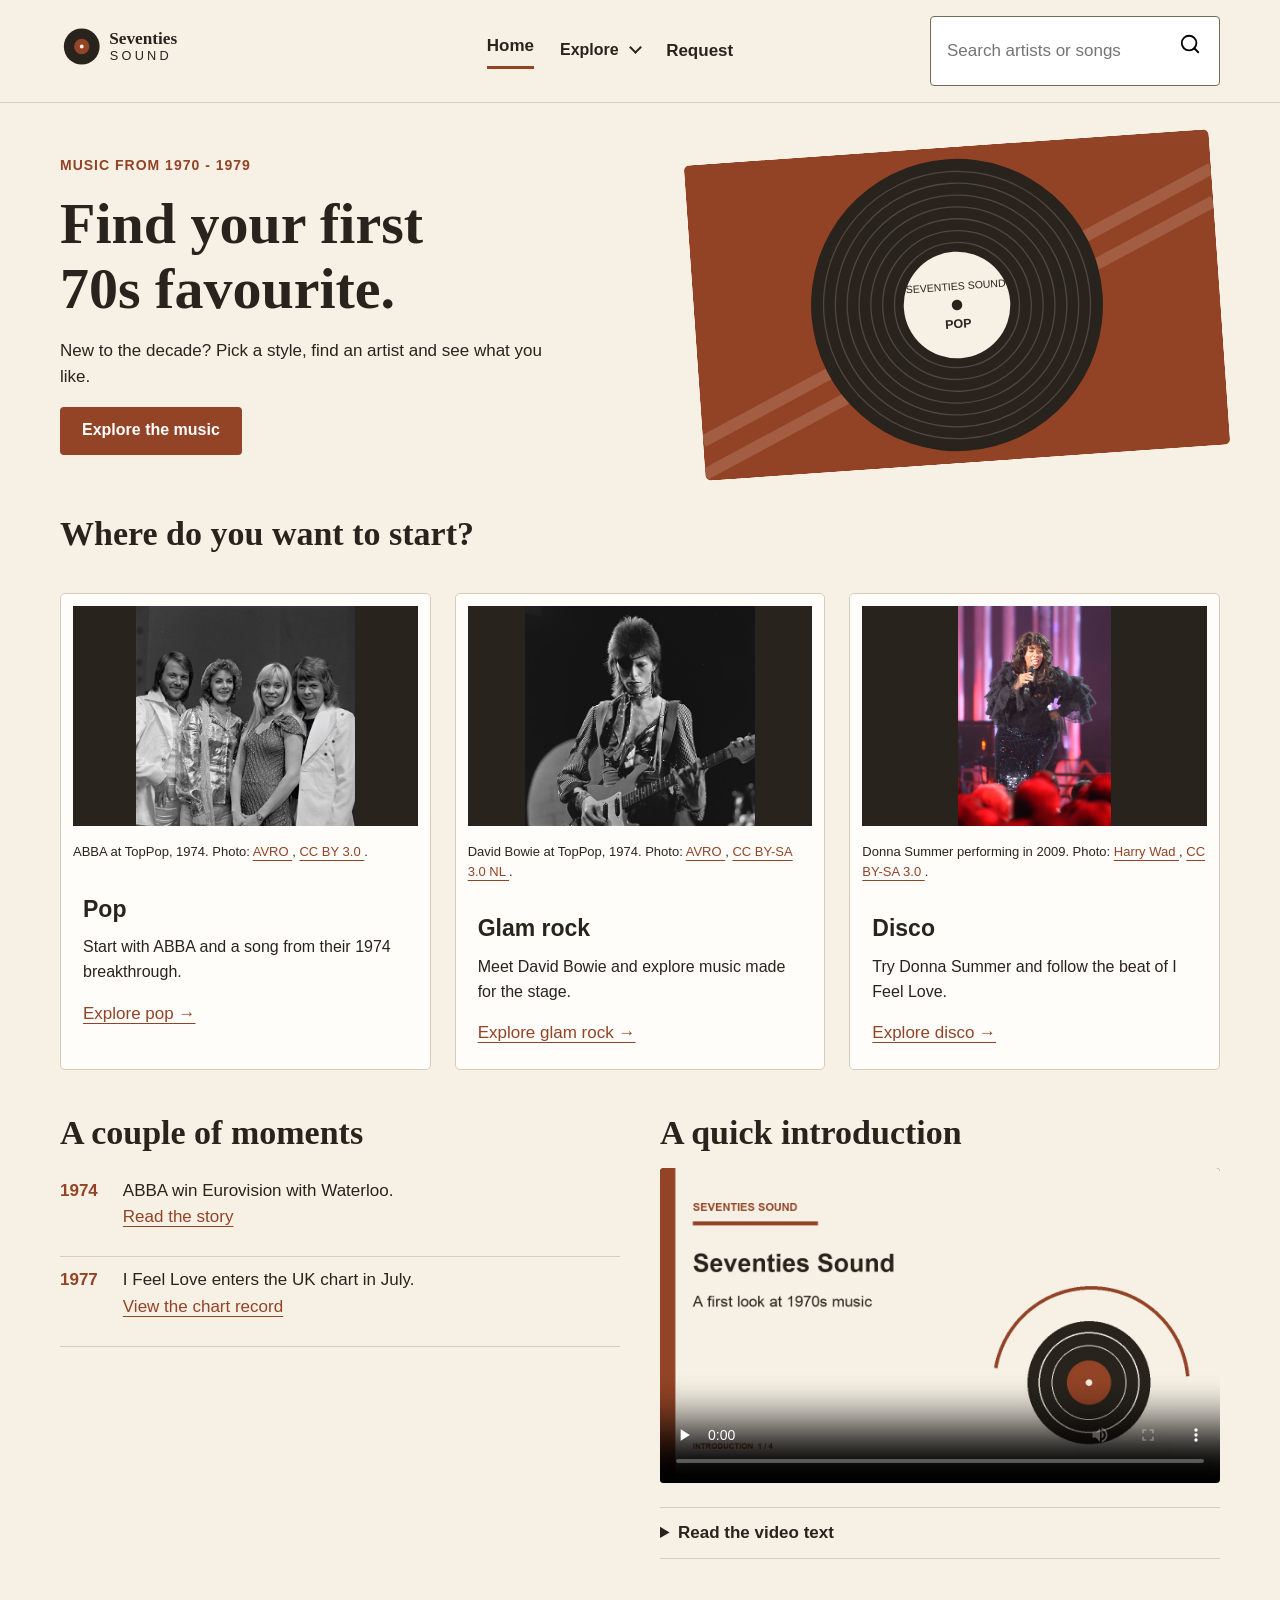
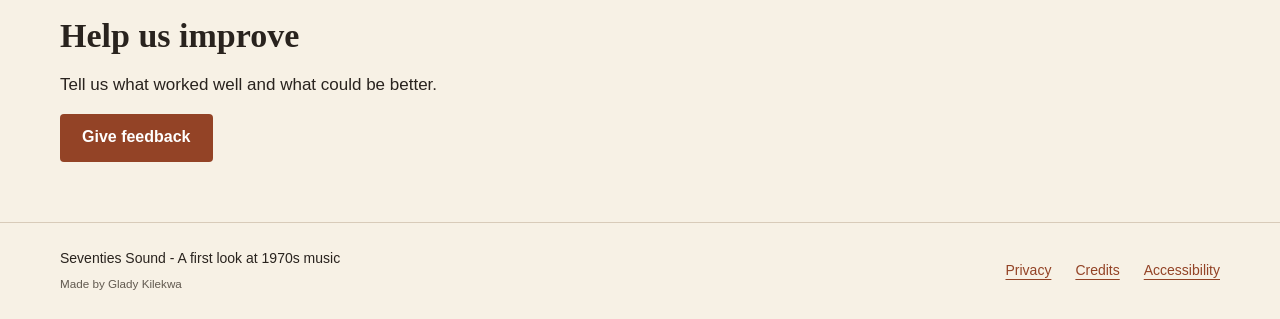
<file: website-design/website/index.html>
<!DOCTYPE html>
<html lang="en">
  <head>
    <meta charset="utf-8"/>
    <meta content="width=device-width, initial-scale=1" name="viewport"/>
    <meta content="noindex, nofollow, noarchive" name="robots"/>
    <title>
      Seventies Sound - Home design
    </title>
    <link href="style.css" rel="stylesheet"/>
    <script defer="" src="scripts/navigation.js">
    </script>
  </head>
  <body class="">
    <header>
      <div class="bar">
        <a class="skip-link" href="#main-content">
          Skip to content
        </a>
        <a href="index.html">
          <img alt="Seventies Sound" class="logo" src="../assets/images/logo.svg"/>
        </a>
        <nav class="nav" id="site-nav">
          <a class="active" href="index.html">
            Home
          </a>
          <div class="nav-dropdown">
            <button aria-controls="explore-menu" aria-expanded="false" class="explore-toggle" type="button">
              Explore
            </button>
            <div class="explore-menu" hidden="" id="explore-menu">
              <a href="explore.html">
                All music
              </a>
              <a href="explore.html#pop">
                Pop
              </a>
              <a href="explore.html#glam">
                Glam rock
              </a>
              <a href="explore.html#disco">
                Disco
              </a>
              <a href="explore.html#rock">
                Rock
              </a>
              <a href="explore.html#punk">
                Punk
              </a>
              <a href="explore.html#reggae">
                Reggae
              </a>
              <a href="explore.html#funk">
                Funk and soul
              </a>
            </div>
          </div>
          <a class="" href="request.html">
            Request
          </a>
        </nav>
        <button aria-controls="site-nav" aria-expanded="false" class="mobile-menu" type="button">
          <img alt="" src="../assets/icons/menu.svg"/>
          Menu
        </button>
        <form action="explore.html" class="search" method="get" role="search">
          <input aria-label="Search artists or songs" name="q" placeholder="Search artists or songs" type="search"/>
          <button aria-label="Search" type="submit">
            <img alt="" src="../assets/icons/search.svg"/>
          </button>
        </form>
      </div>
    </header>
    <main id="main-content" tabindex="-1">
      <section class="hero">
        <div>
          <p class="tag">
            MUSIC FROM 1970 - 1979
          </p>
          <h1>
            Find your first
            <br/>
            70s favourite.
          </h1>
          <p>
            New to the decade? Pick a style, find an artist and see what you like.
          </p>
          <a class="button" href="explore.html">
            Explore the music
          </a>
        </div>
        <img alt="Seventies Sound record illustration" src="../assets/images/pop-record.svg"/>
      </section>
      <div class="row">
        <h2>
          Where do you want to start?
        </h2>
      </div>
      <section class="grid">
        <article class="card">
          <figure class="photo">
            <img alt="ABBA at TopPop, 1974" loading="lazy" src="../assets/images/abba.jpg"/>
            <figcaption>
              ABBA at TopPop, 1974. Photo:
              <a aria-label="AVRO (new tab)" href="https://commons.wikimedia.org/wiki/File:ABBA1974TopPop.jpg" rel="noopener" target="_blank">
                AVRO
              </a>
              ,
              <a aria-label="CC BY 3.0 (new tab)" href="https://creativecommons.org/licenses/by/3.0/" rel="noopener" target="_blank">
                CC BY 3.0
              </a>
              .
            </figcaption>
          </figure>
          <div class="body">
            <h3>
              Pop
            </h3>
            <p>
              Start with ABBA and a song from their 1974 breakthrough.
            </p>
            <a href="explore.html#pop">
              Explore pop →
            </a>
          </div>
        </article>
        <article class="card">
          <figure class="photo">
            <img alt="David Bowie at TopPop, 1974" loading="lazy" src="../assets/images/david-bowie.png"/>
            <figcaption>
              David Bowie at TopPop, 1974. Photo:
              <a aria-label="AVRO (new tab)" href="https://commons.wikimedia.org/wiki/File:David_Bowie_-_TopPop_1974_10.png" rel="noopener" target="_blank">
                AVRO
              </a>
              ,
              <a aria-label="CC BY-SA 3.0 NL (new tab)" href="https://creativecommons.org/licenses/by-sa/3.0/nl/" rel="noopener" target="_blank">
                CC BY-SA 3.0 NL
              </a>
              .
            </figcaption>
          </figure>
          <div class="body">
            <h3>
              Glam rock
            </h3>
            <p>
              Meet David Bowie and explore music made for the stage.
            </p>
            <a href="explore.html#glam">
              Explore glam rock →
            </a>
          </div>
        </article>
        <article class="card">
          <figure class="photo">
            <img alt="Donna Summer performing in 2009" loading="lazy" src="../assets/images/donna-summer.jpg"/>
            <figcaption>
              Donna Summer performing in 2009. Photo:
              <a aria-label="Harry Wad (new tab)" href="https://commons.wikimedia.org/wiki/File:Nobel_Peace_Price_Concert_2009_Donna_Summer1.jpg" rel="noopener" target="_blank">
                Harry Wad
              </a>
              ,
              <a aria-label="CC BY-SA 3.0 (new tab)" href="https://creativecommons.org/licenses/by-sa/3.0/" rel="noopener" target="_blank">
                CC BY-SA 3.0
              </a>
              .
            </figcaption>
          </figure>
          <div class="body">
            <h3>
              Disco
            </h3>
            <p>
              Try Donna Summer and follow the beat of I Feel Love.
            </p>
            <a href="explore.html#disco">
              Explore disco →
            </a>
          </div>
        </article>
      </section>
      <section class="split">
        <div>
          <h2>
            A couple of moments
          </h2>
          <div class="timeline">
            <strong>
              1974
            </strong>
            <p>
              ABBA win Eurovision with Waterloo.
              <br/>
              <a aria-label="Read the story (new tab)" href="https://abbasite.com/story/" rel="noopener" target="_blank">
                Read the story
              </a>
            </p>
          </div>
          <div class="timeline">
            <strong>
              1977
            </strong>
            <p>
              I Feel Love enters the UK chart in July.
              <br/>
              <a aria-label="View the chart record (new tab)" href="https://www.officialcharts.com/songs/donna-summer-i-feel-love/" rel="noopener" target="_blank">
                View the chart record
              </a>
            </p>
          </div>
        </div>
        <div>
          <h2>
            A quick introduction
          </h2>
          <video class="player" controls="" poster="../assets/intro-video/poster.jpg" preload="none">
            <source src="../assets/intro-video/introduction.mp4" type="video/mp4"/>
            <track kind="captions" label="English" src="../assets/intro-video/captions.vtt" srclang="en"/>
          </video>
          <details>
            <summary>
              Read the video text
            </summary>
            <p>
              Welcome to Seventies Sound. This is a short introduction to music from the nineteen seventies.

Start with pop, glam rock or disco. Each section introduces an artist and gives you a song to try.

Read the short introduction, open the extra facts, then follow a listening link to explore the music.

You can suggest another artist or topic on the Request page. This is a starting point, so there is more music to discover.
            </p>
          </details>
        </div>
      </section>
      <section class="section">
        <h2>
          Help us improve
        </h2>
        <p>
          Tell us what worked well and what could be better.
        </p>
        <a class="button" href="https://6nwnojh1fz.zite.so" rel="noopener" target="_blank">
          Give feedback
        </a>
      </section>
    </main>
    <footer>
      <span class="footer-title">
        Seventies Sound - A first look at 1970s music<br>
        <small>Made by Glady Kilekwa</small>
      </span>
      <nav aria-label="Footer links" class="footer-links">
        <a href="request.html#privacy">
          Privacy
        </a>
        <a aria-label="Credits (new tab)" href="request.html#credits" rel="noopener" target="_blank">
          Credits
        </a>
        <a href="request.html#accessibility">
          Accessibility
        </a>
      </nav>
    </footer>
  </body>
</html>
</file>
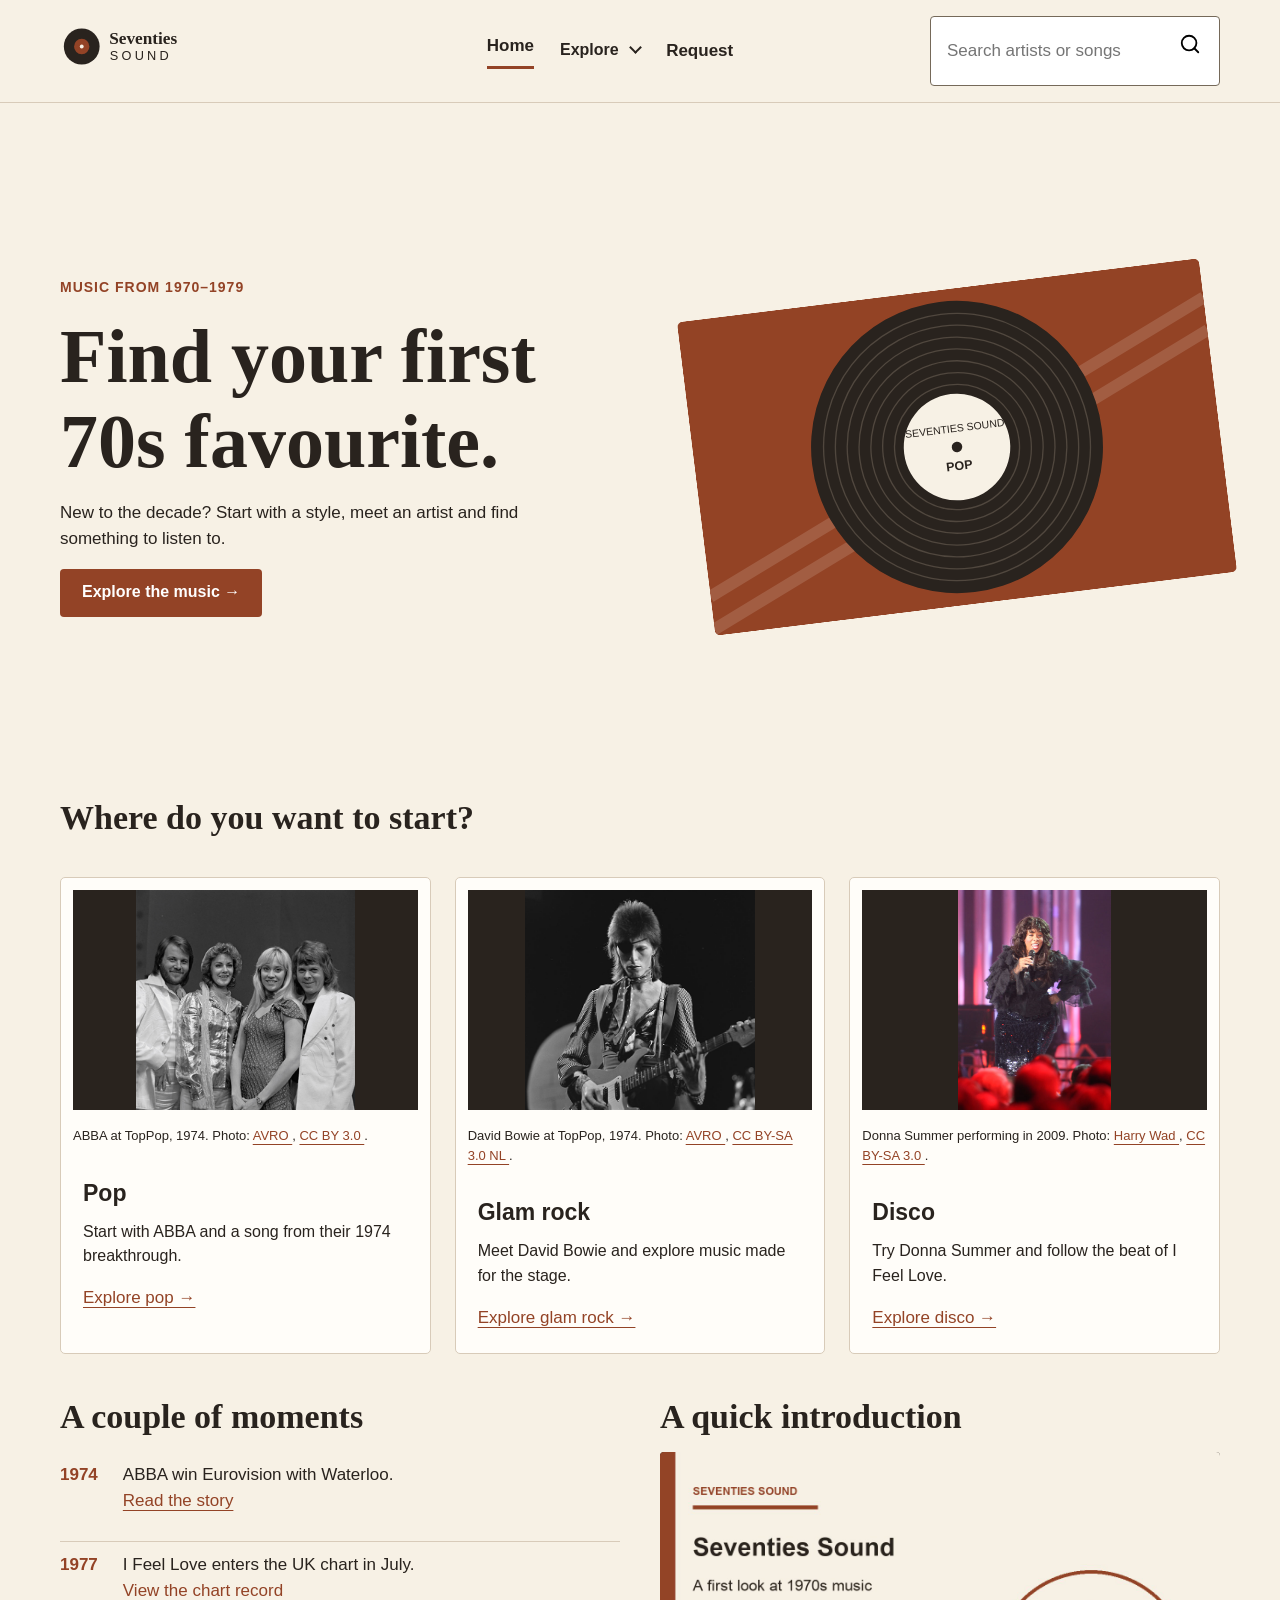
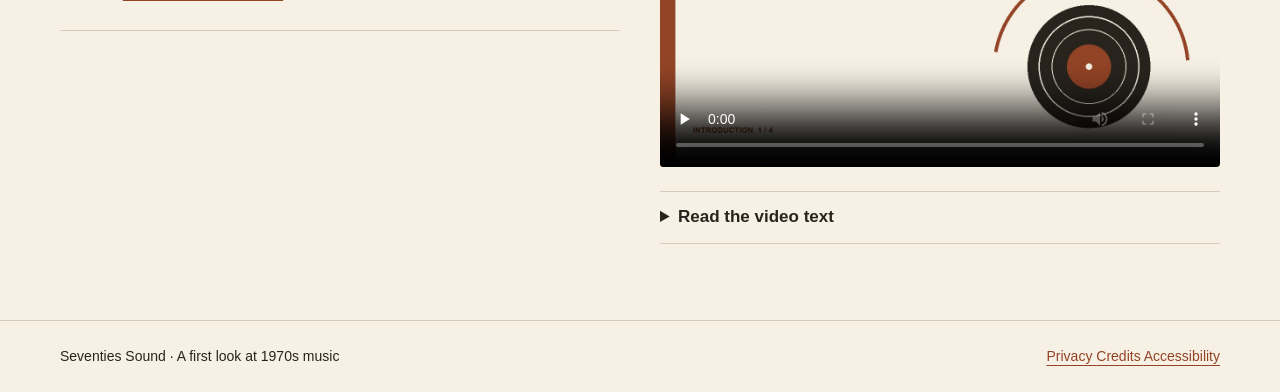
<file: website-design/draft-review/home-draft.html>
<!DOCTYPE html>
<html lang="en">
  <head>
    <meta charset="utf-8"/>
    <meta content="width=device-width, initial-scale=1" name="viewport"/>
    <title>
      Seventies Sound - Home-Draft design
    </title>
    <link href="../website/style.css" rel="stylesheet"/>
    <script defer="" src="../website/scripts/navigation.js">
    </script>
  </head>
  <body class="draft">
    <header>
      <div class="bar">
        <a class="skip-link" href="#main-content">
          Skip to content
        </a>
        <a href="../website/index.html">
          <img alt="Seventies Sound" class="logo" src="../assets/images/logo.svg"/>
        </a>
        <nav class="nav" id="site-nav">
          <a class="active" href="../website/index.html">
            Home
          </a>
          <div class="nav-dropdown">
            <button aria-controls="explore-menu" aria-expanded="false" class="explore-toggle" type="button">
              Explore
            </button>
            <div class="explore-menu" hidden="" id="explore-menu">
              <a href="../website/explore.html">
                All music
              </a>
              <a href="../website/explore.html#pop">
                Pop
              </a>
              <a href="../website/explore.html#glam">
                Glam rock
              </a>
              <a href="../website/explore.html#disco">
                Disco
              </a>
            </div>
          </div>
          <a class="" href="../website/request.html">
            Request
          </a>
        </nav>
        <button aria-controls="site-nav" aria-expanded="false" class="mobile-menu" type="button">
          <img alt="" src="../assets/icons/menu.svg"/>
          Menu
        </button>
        <form action="../website/explore.html" class="search" method="get" role="search">
          <input aria-label="Search artists or songs" name="q" placeholder="Search artists or songs" type="search"/>
          <button aria-label="Search" type="submit">
            <img alt="" src="../assets/icons/search.svg"/>
          </button>
        </form>
      </div>
    </header>
    <main id="main-content" tabindex="-1">
      <section class="hero">
        <div>
          <p class="tag">
            MUSIC FROM 1970–1979
          </p>
          <h1>
            Find your first
            <br/>
            70s favourite.
          </h1>
          <p>
            New to the decade? Start with a style, meet an artist and find something to listen to.
          </p>
          <a class="button" href="../website/explore.html">
            Explore the music →
          </a>
        </div>
        <img alt="Seventies Sound record illustration" src="../assets/images/pop-record.svg"/>
      </section>
      <div class="row">
        <h2>
          Where do you want to start?
        </h2>
      </div>
      <section class="grid">
        <article class="card">
          <figure class="photo">
            <img alt="ABBA at TopPop, 1974" loading="lazy" src="../assets/images/abba.jpg"/>
            <figcaption>
              ABBA at TopPop, 1974. Photo:
              <a aria-label="AVRO (new tab)" href="https://commons.wikimedia.org/wiki/File:ABBA1974TopPop.jpg" rel="noopener" target="_blank">
                AVRO
              </a>
              ,
              <a aria-label="CC BY 3.0 (new tab)" href="https://creativecommons.org/licenses/by/3.0/" rel="noopener" target="_blank">
                CC BY 3.0
              </a>
              .
            </figcaption>
          </figure>
          <div class="body">
            <h3>
              Pop
            </h3>
            <p>
              Start with ABBA and a song from their 1974 breakthrough.
            </p>
            <a href="../website/explore.html#pop">
              Explore pop →
            </a>
          </div>
        </article>
        <article class="card">
          <figure class="photo">
            <img alt="David Bowie at TopPop, 1974" loading="lazy" src="../assets/images/david-bowie.png"/>
            <figcaption>
              David Bowie at TopPop, 1974. Photo:
              <a aria-label="AVRO (new tab)" href="https://commons.wikimedia.org/wiki/File:David_Bowie_-_TopPop_1974_10.png" rel="noopener" target="_blank">
                AVRO
              </a>
              ,
              <a aria-label="CC BY-SA 3.0 NL (new tab)" href="https://creativecommons.org/licenses/by-sa/3.0/nl/" rel="noopener" target="_blank">
                CC BY-SA 3.0 NL
              </a>
              .
            </figcaption>
          </figure>
          <div class="body">
            <h3>
              Glam rock
            </h3>
            <p>
              Meet David Bowie and explore music made for the stage.
            </p>
            <a href="../website/explore.html#glam">
              Explore glam rock →
            </a>
          </div>
        </article>
        <article class="card">
          <figure class="photo">
            <img alt="Donna Summer performing in 2009" loading="lazy" src="../assets/images/donna-summer.jpg"/>
            <figcaption>
              Donna Summer performing in 2009. Photo:
              <a aria-label="Harry Wad (new tab)" href="https://commons.wikimedia.org/wiki/File:Nobel_Peace_Price_Concert_2009_Donna_Summer1.jpg" rel="noopener" target="_blank">
                Harry Wad
              </a>
              ,
              <a aria-label="CC BY-SA 3.0 (new tab)" href="https://creativecommons.org/licenses/by-sa/3.0/" rel="noopener" target="_blank">
                CC BY-SA 3.0
              </a>
              .
            </figcaption>
          </figure>
          <div class="body">
            <h3>
              Disco
            </h3>
            <p>
              Try Donna Summer and follow the beat of I Feel Love.
            </p>
            <a href="../website/explore.html#disco">
              Explore disco →
            </a>
          </div>
        </article>
      </section>
      <section class="split">
        <div>
          <h2>
            A couple of moments
          </h2>
          <div class="timeline">
            <strong>
              1974
            </strong>
            <p>
              ABBA win Eurovision with Waterloo.
              <br/>
              <a aria-label="Read the story (new tab)" href="https://abbasite.com/story/" rel="noopener" target="_blank">
                Read the story
              </a>
            </p>
          </div>
          <div class="timeline">
            <strong>
              1977
            </strong>
            <p>
              I Feel Love enters the UK chart in July.
              <br/>
              <a aria-label="View the chart record (new tab)" href="https://www.officialcharts.com/songs/donna-summer-i-feel-love/" rel="noopener" target="_blank">
                View the chart record
              </a>
            </p>
          </div>
        </div>
        <div>
          <h2>
            A quick introduction
          </h2>
          <video class="player" controls="" poster="../assets/intro-video/poster.jpg" preload="none">
            <source src="../assets/intro-video/introduction.mp4" type="video/mp4"/>
            <track kind="captions" label="English" src="../assets/intro-video/captions.vtt" srclang="en"/>
          </video>
          <details>
            <summary>
              Read the video text
            </summary>
            <p>
              This is a quick introduction to 1970s music.

Choose pop, glam rock or disco. Each section gives you an artist and a song to try.

You can open the extra facts and use the links if you want to find out more.

There is also a Request page if there is an artist or topic you think should be added.
            </p>
          </details>
        </div>
      </section>
    </main>
    <footer>
      <span>
        Seventies Sound · A first look at 1970s music
      </span>
      <span>
        <a href="../website/request.html#privacy">
          Privacy
        </a>
        <a aria-label="Credits (new tab)" href="../website/request.html#credits" rel="noopener" target="_blank">
          Credits
        </a>
        <a href="../website/request.html#accessibility">
          Accessibility
        </a>
      </span>
    </footer>
  </body>
</html>
</file>
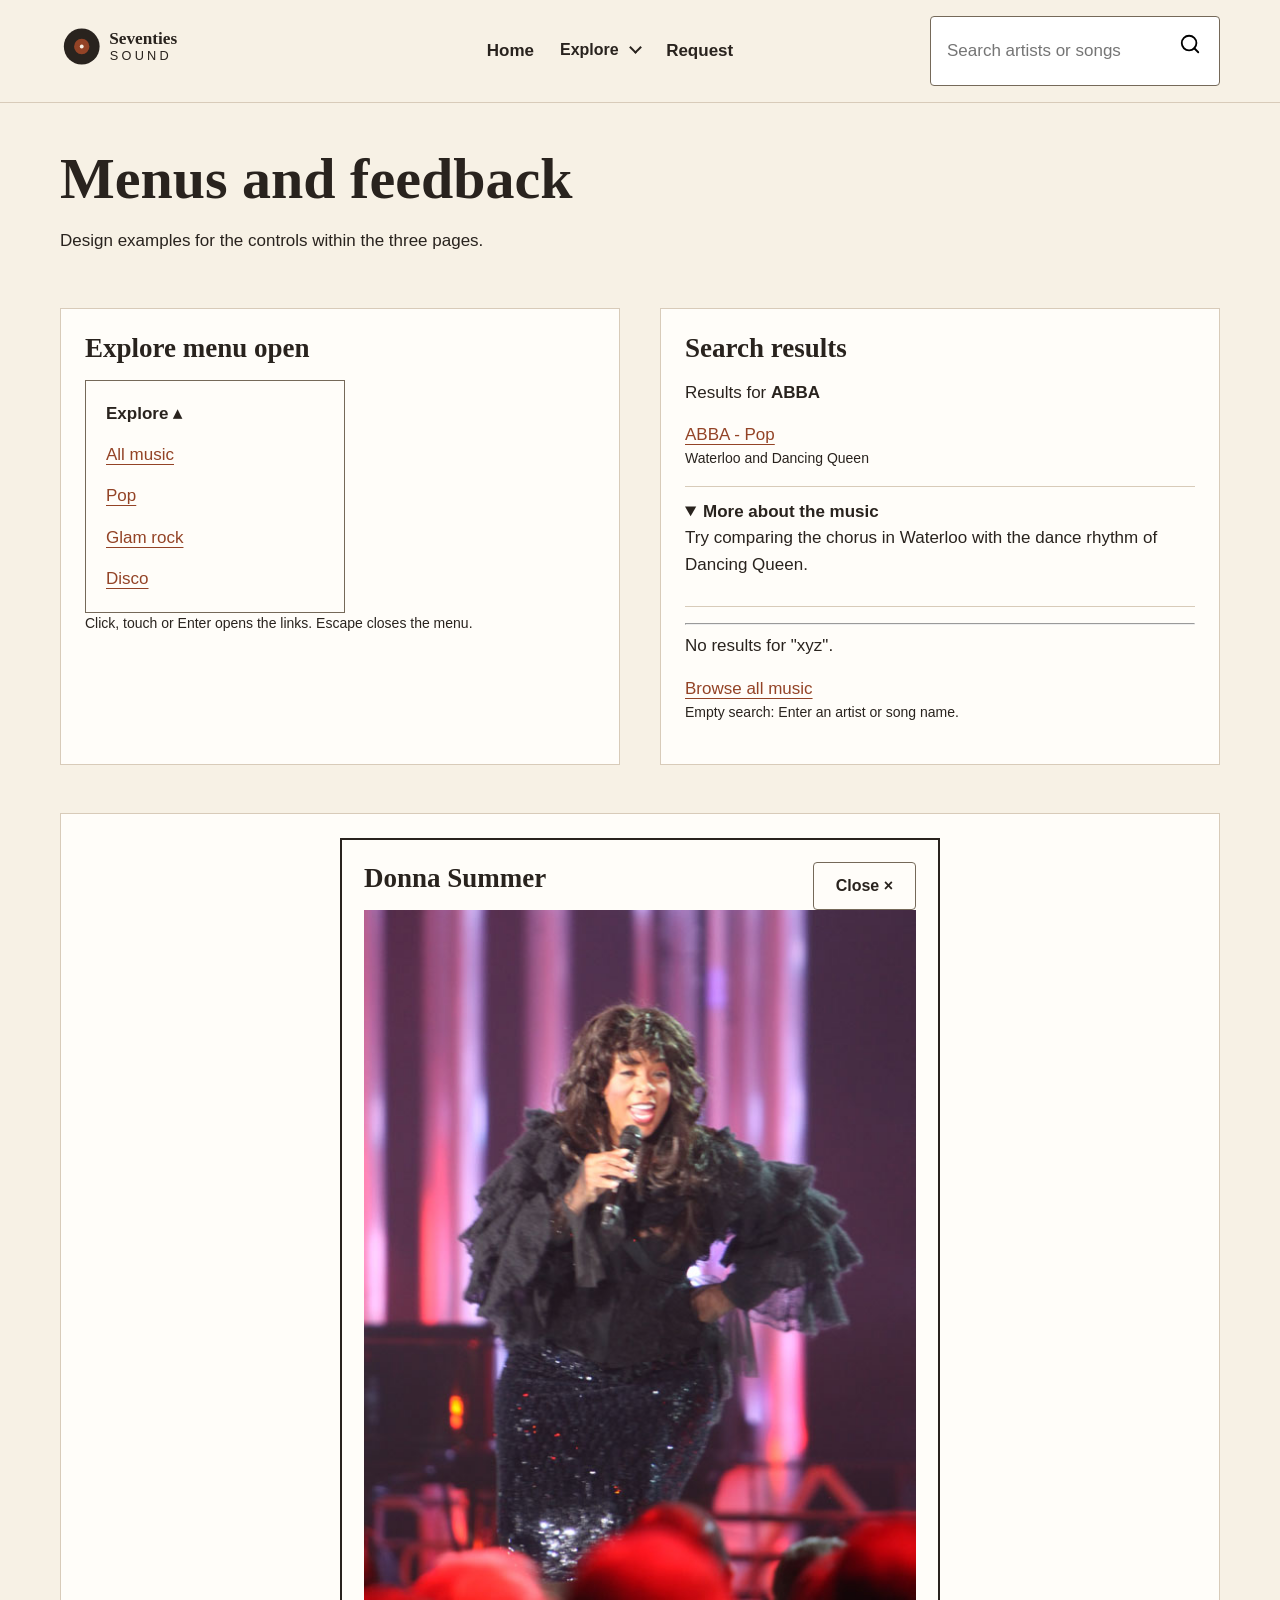
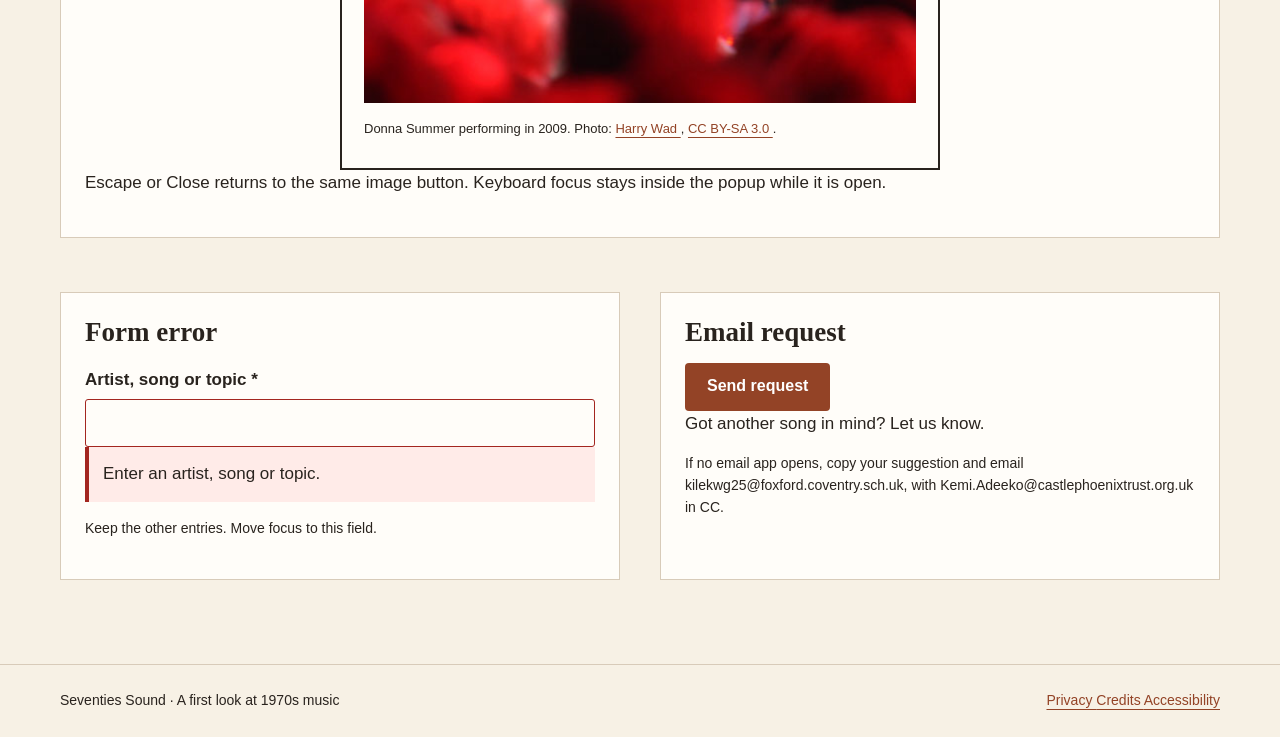
<file: website-design/draft-review/states.html>
<!DOCTYPE html>
<html lang="en">
  <head>
    <meta charset="utf-8"/>
    <meta content="width=device-width, initial-scale=1" name="viewport"/>
    <title>
      Seventies Sound - States design
    </title>
    <link href="../website/style.css" rel="stylesheet"/>
    <script defer="" src="../website/scripts/navigation.js">
    </script>
  </head>
  <body class="">
    <header>
      <div class="bar">
        <a class="skip-link" href="#main-content">
          Skip to content
        </a>
        <a href="../website/index.html">
          <img alt="Seventies Sound" class="logo" src="../assets/images/logo.svg"/>
        </a>
        <nav class="nav" id="site-nav">
          <a class="" href="../website/index.html">
            Home
          </a>
          <div class="nav-dropdown">
            <button aria-controls="explore-menu" aria-expanded="false" class="explore-toggle" type="button">
              Explore
            </button>
            <div class="explore-menu" hidden="" id="explore-menu">
              <a href="../website/explore.html">
                All music
              </a>
              <a href="../website/explore.html#pop">
                Pop
              </a>
              <a href="../website/explore.html#glam">
                Glam rock
              </a>
              <a href="../website/explore.html#disco">
                Disco
              </a>
            </div>
          </div>
          <a class="" href="../website/request.html">
            Request
          </a>
        </nav>
        <button aria-controls="site-nav" aria-expanded="false" class="mobile-menu" type="button">
          <img alt="" src="../assets/icons/menu.svg"/>
          Menu
        </button>
        <form action="../website/explore.html" class="search" method="get" role="search">
          <input aria-label="Search artists or songs" name="q" placeholder="Search artists or songs" type="search"/>
          <button aria-label="Search" type="submit">
            <img alt="" src="../assets/icons/search.svg"/>
          </button>
        </form>
      </div>
    </header>
    <main id="main-content" tabindex="-1">
      <h1>
        Menus and feedback
      </h1>
      <p>
        Design examples for the controls within the three pages.
      </p>
      <div class="split">
        <section class="state">
          <h2>
            Explore menu open
          </h2>
          <div class="menu-state">
            <strong>
              Explore ▴
            </strong>
            <a href="../website/explore.html">
              All music
            </a>
            <a href="../website/explore.html#pop">
              Pop
            </a>
            <a href="../website/explore.html#glam">
              Glam rock
            </a>
            <a href="../website/explore.html#disco">
              Disco
            </a>
          </div>
          <p class="small">
            Click, touch or Enter opens the links. Escape closes the menu.
          </p>
        </section>
        <section class="state">
          <h2>
            Search results
          </h2>
          <p>
            Results for
            <strong>
              ABBA
            </strong>
          </p>
          <a href="../website/explore.html#pop">
            ABBA - Pop
          </a>
          <p class="small">
            Waterloo and Dancing Queen
          </p>
          <details open="">
            <summary>
              More about the music
            </summary>
            <p>
              Try comparing the chorus in Waterloo with the dance rhythm of Dancing Queen.
            </p>
          </details>
          <hr/>
          <p>
            No results for "xyz".
          </p>
          <a href="../website/explore.html">
            Browse all music
          </a>
          <p class="small">
            Empty search: Enter an artist or song name.
          </p>
        </section>
      </div>
      <section class="state">
        <div class="popup">
          <div class="row">
            <h2>
              Donna Summer
            </h2>
            <button class="secondary">
              Close ×
            </button>
          </div>
          <figure class="photo">
            <img alt="Donna Summer performing in 2009" loading="lazy" src="../assets/images/donna-summer.jpg"/>
            <figcaption>
              Donna Summer performing in 2009. Photo:
              <a aria-label="Harry Wad (new tab)" href="https://commons.wikimedia.org/wiki/File:Nobel_Peace_Price_Concert_2009_Donna_Summer1.jpg" rel="noopener" target="_blank">
                Harry Wad
              </a>
              ,
              <a aria-label="CC BY-SA 3.0 (new tab)" href="https://creativecommons.org/licenses/by-sa/3.0/" rel="noopener" target="_blank">
                CC BY-SA 3.0
              </a>
              .
            </figcaption>
          </figure>
        </div>
        <p>
          Escape or Close returns to the same image button. Keyboard focus stays inside the popup while it is open.
        </p>
      </section>
      <div class="split">
        <section class="state">
          <h2>
            Form error
          </h2>
          <label>
            Artist, song or topic *
          </label>
          <input class="error"/>
          <p class="message">
            Enter an artist, song or topic.
          </p>
          <p class="small">
            Keep the other entries. Move focus to this field.
          </p>
        </section>
        <section class="state">
          <h2>
            Email request
          </h2>
          <a class="button" href="mailto:kilekwg25@foxford.coventry.sch.uk?cc=Kemi.Adeeko%40castlephoenixtrust.org.uk">
            Send request
          </a>
          <p>
            Got another song in mind? Let us know.
          </p>
          <p class="small">
            If no email app opens, copy your suggestion and email kilekwg25@foxford.coventry.sch.uk, with Kemi.Adeeko@castlephoenixtrust.org.uk in CC.
          </p>
        </section>
      </div>
    </main>
    <footer>
      <span>
        Seventies Sound · A first look at 1970s music
      </span>
      <span>
        <a href="../website/request.html#privacy">
          Privacy
        </a>
        <a aria-label="Credits (new tab)" href="../website/request.html#credits" rel="noopener" target="_blank">
          Credits
        </a>
        <a href="../website/request.html#accessibility">
          Accessibility
        </a>
      </span>
    </footer>
  </body>
</html>
</file>
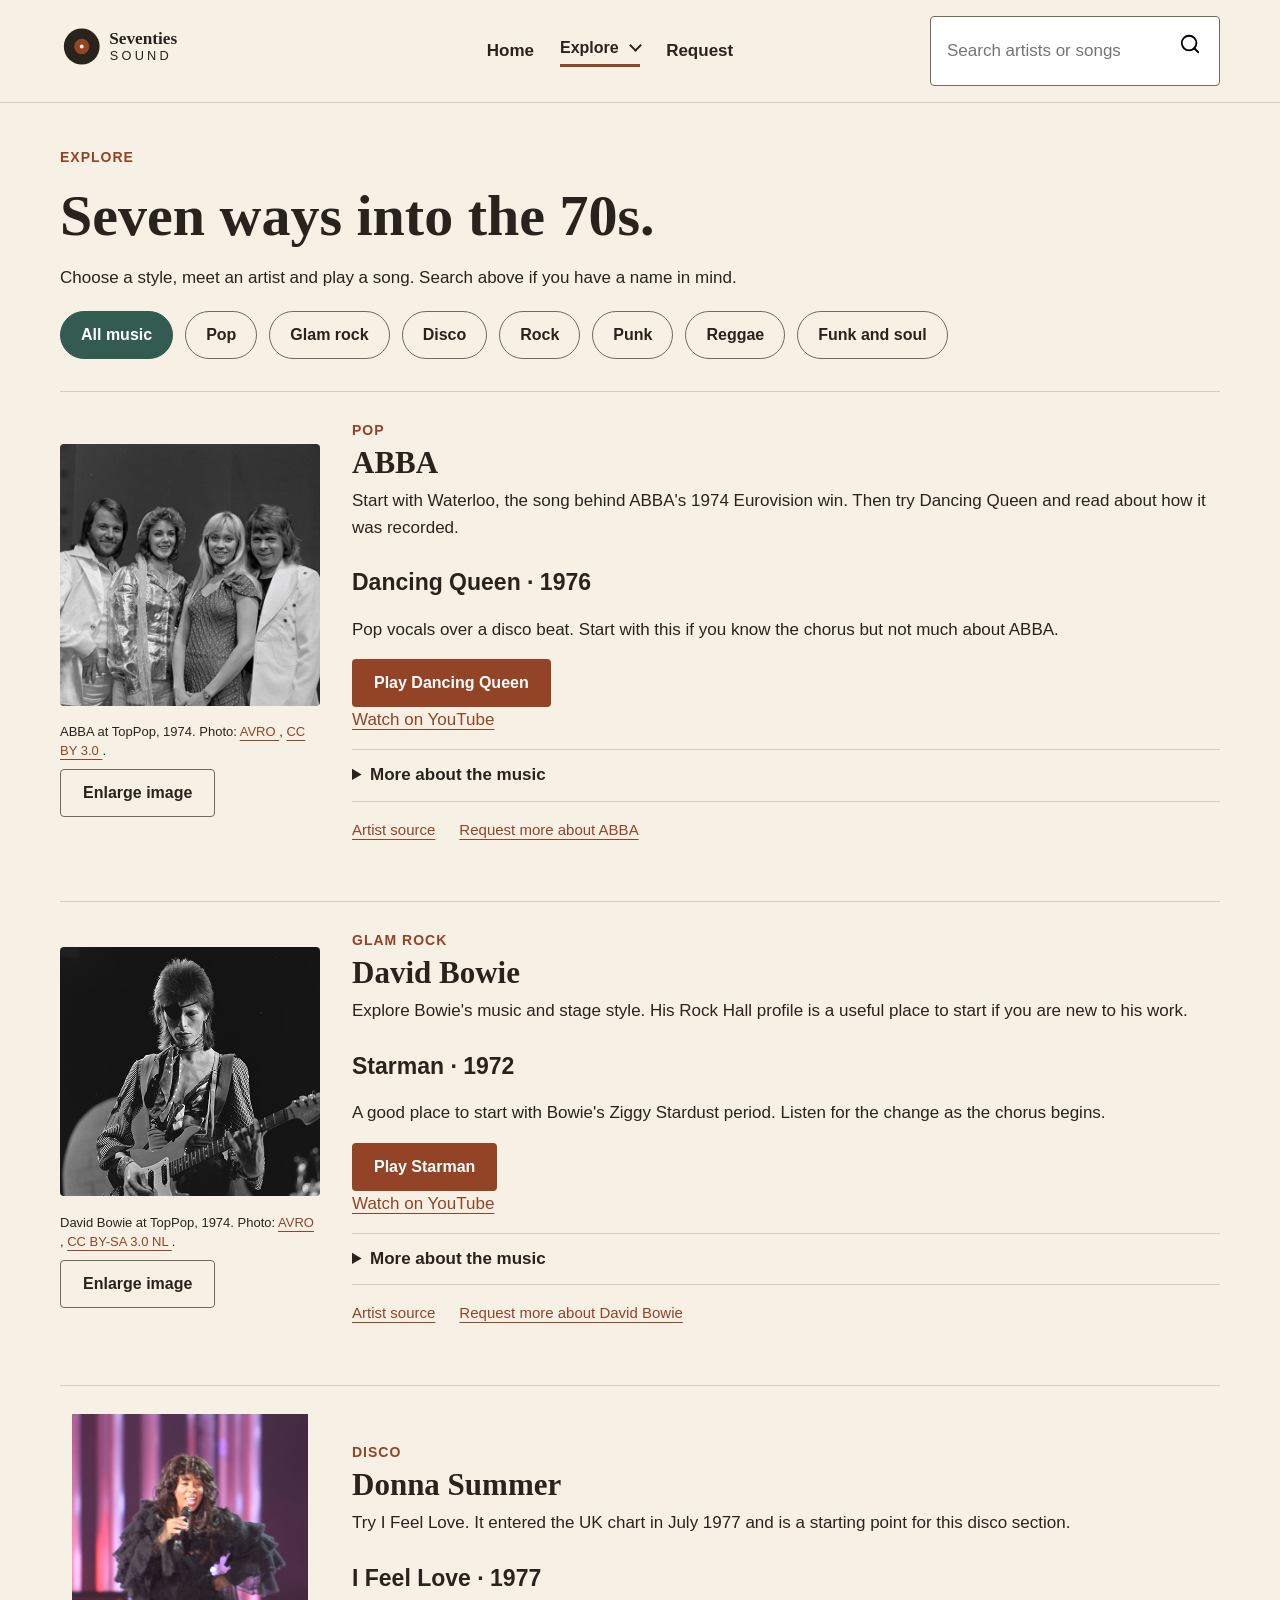
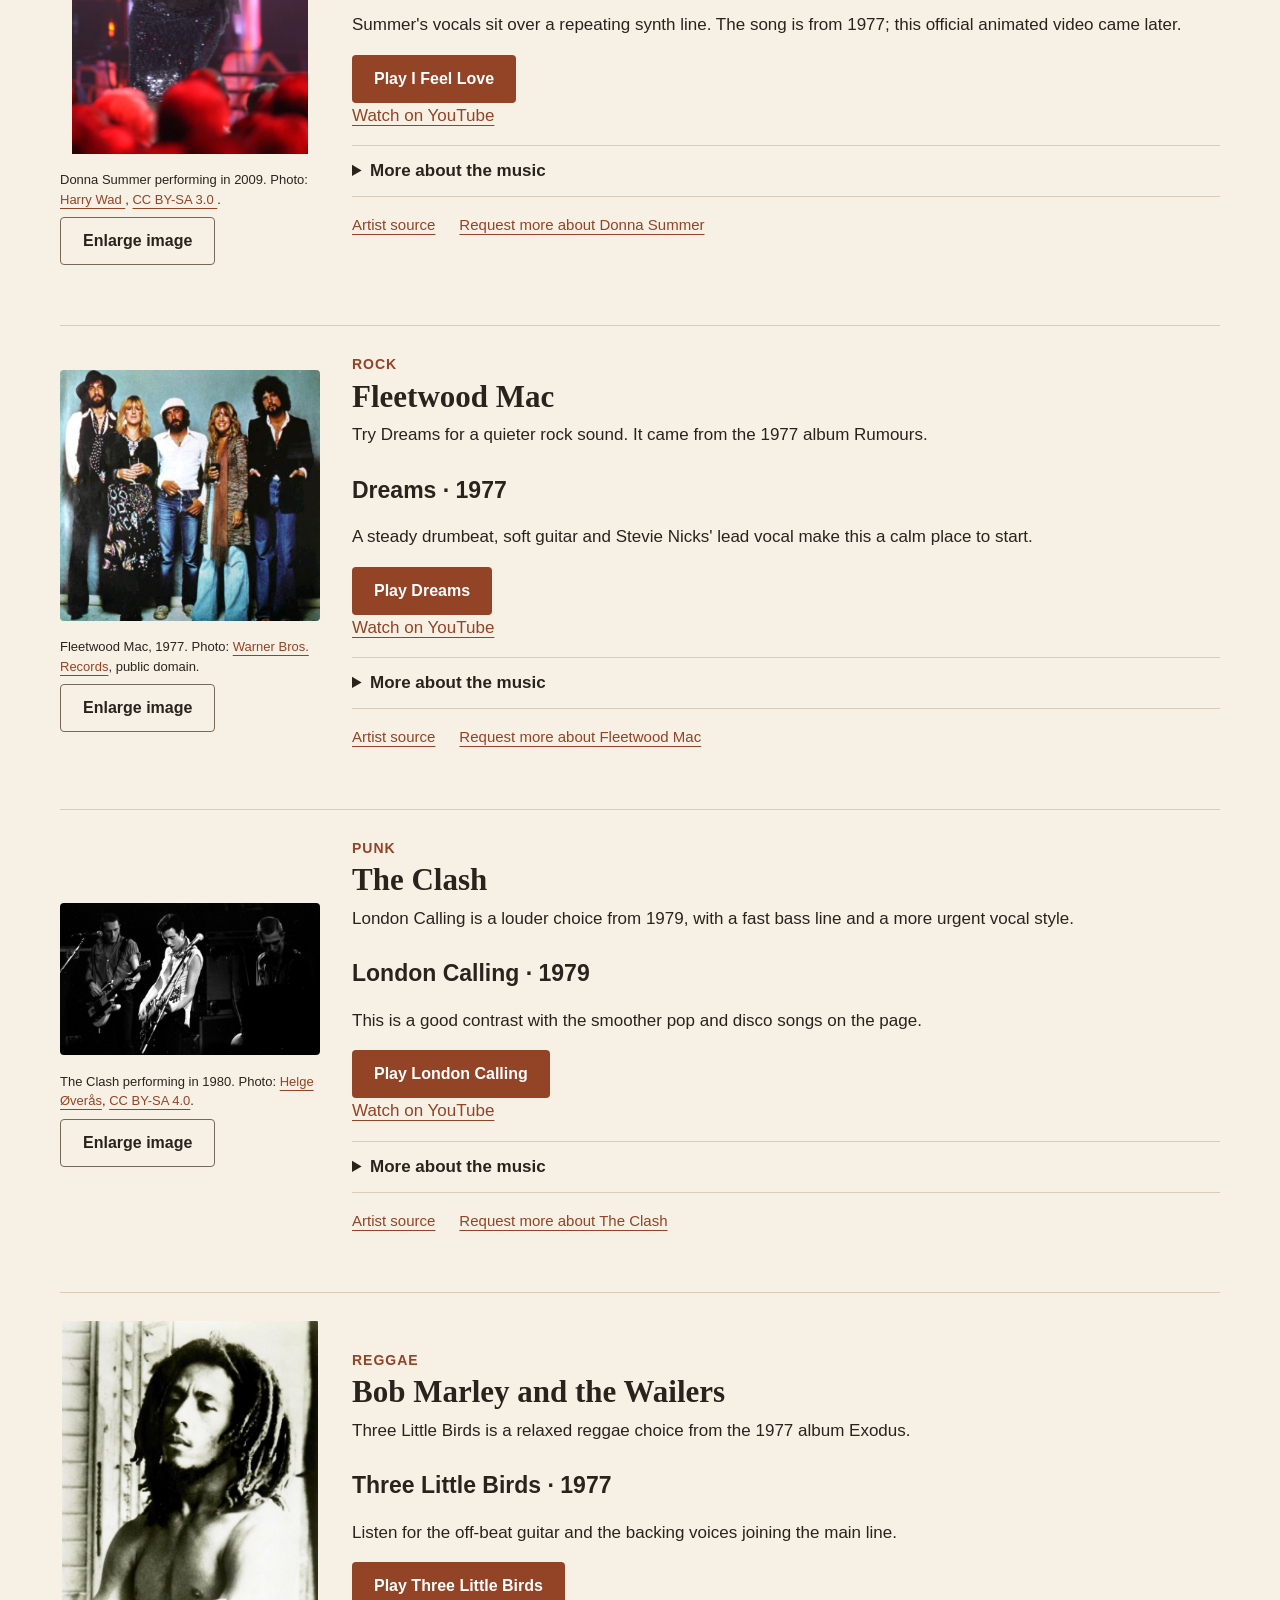
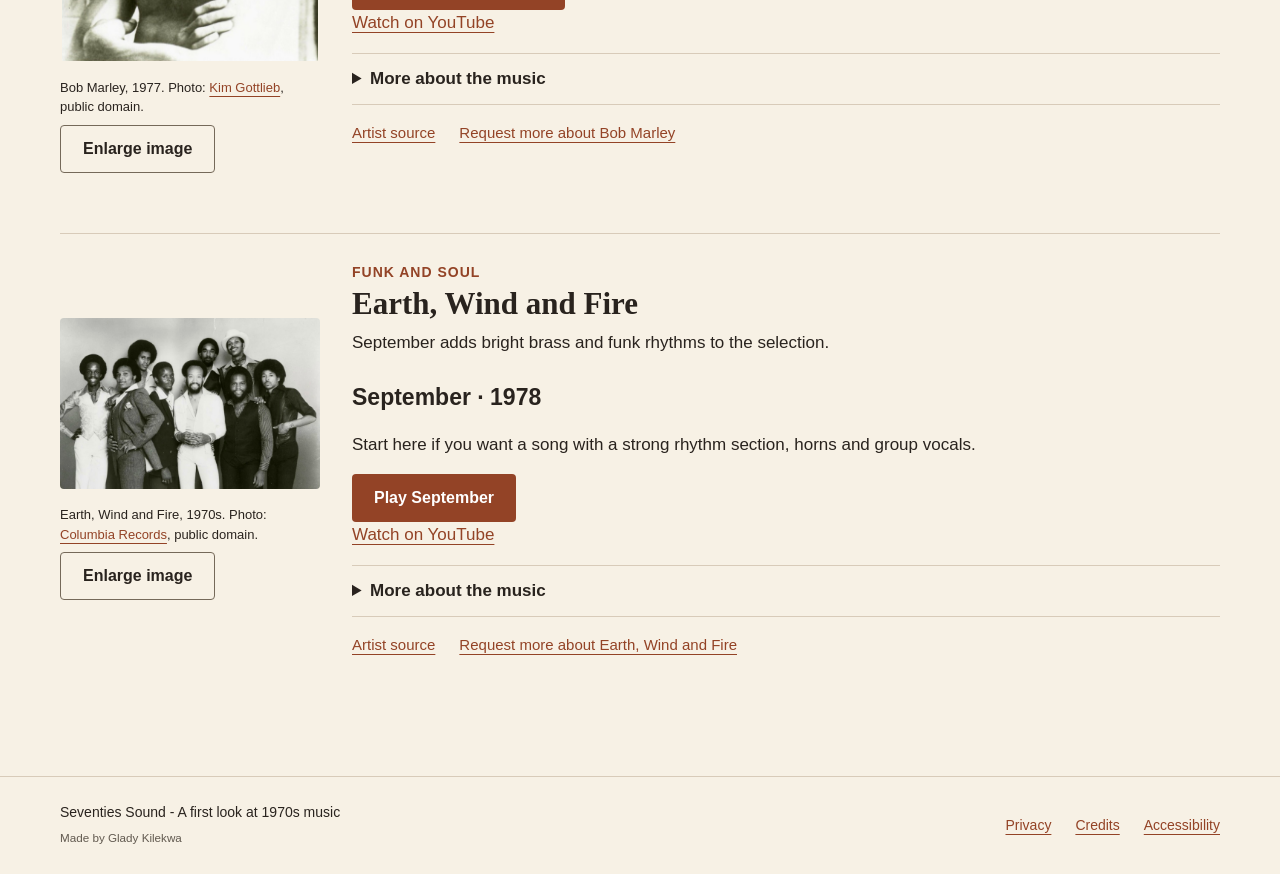
<file: website-design/website/explore.html>
<!DOCTYPE html>
<html lang="en">
  <head>
    <meta charset="utf-8"/>
    <meta content="width=device-width, initial-scale=1" name="viewport"/>
    <meta content="noindex, nofollow, noarchive" name="robots"/>
    <title>
      Seventies Sound - Explore design
    </title>
    <link href="style.css" rel="stylesheet"/>
    <script defer="" src="scripts/navigation.js">
    </script>
    <script defer="" src="scripts/images.js">
    </script>
    <script defer="" src="scripts/music.js">
    </script>
    <script defer="" src="scripts/search.js">
    </script>
  </head>
  <body class="">
    <header>
      <div class="bar">
        <a class="skip-link" href="#main-content">
          Skip to content
        </a>
        <a href="index.html">
          <img alt="Seventies Sound" class="logo" src="../assets/images/logo.svg"/>
        </a>
        <nav class="nav" id="site-nav">
          <a class="" href="index.html">
            Home
          </a>
          <div class="nav-dropdown">
            <button aria-controls="explore-menu" aria-expanded="false" class="explore-toggle active" type="button">
              Explore
            </button>
            <div class="explore-menu" hidden="" id="explore-menu">
              <a href="explore.html">
                All music
              </a>
              <a href="explore.html#pop">
                Pop
              </a>
              <a href="explore.html#glam">
                Glam rock
              </a>
              <a href="explore.html#disco">
                Disco
              </a>
              <a href="explore.html#rock">
                Rock
              </a>
              <a href="explore.html#punk">
                Punk
              </a>
              <a href="explore.html#reggae">
                Reggae
              </a>
              <a href="explore.html#funk">
                Funk and soul
              </a>
            </div>
          </div>
          <a class="" href="request.html">
            Request
          </a>
        </nav>
        <button aria-controls="site-nav" aria-expanded="false" class="mobile-menu" type="button">
          <img alt="" src="../assets/icons/menu.svg"/>
          Menu
        </button>
        <form action="explore.html" class="search" method="get" role="search">
          <input aria-label="Search artists or songs" name="q" placeholder="Search artists or songs" type="search"/>
          <button aria-label="Search" type="submit">
            <img alt="" src="../assets/icons/search.svg"/>
          </button>
        </form>
      </div>
    </header>
    <main id="main-content" tabindex="-1">
      <div class="intro">
        <p class="tag">
          EXPLORE
        </p>
        <h1>
          Seven ways into the 70s.
        </h1>
        <p>
          Choose a style, meet an artist and play a song. Search above if you have a name in mind.
        </p>
      </div>
      <section aria-labelledby="search-heading" hidden="" id="search-results">
        <h2 id="search-heading" tabindex="-1">
          Search results
        </h2>
        <p id="search-message" role="status">
        </p>
        <a href="explore.html">
          Show all music
        </a>
      </section>
      <div class="filters">
        <button aria-pressed="true" class="chip selected" data-genre="all" type="button">
          All music
        </button>
        <button aria-pressed="false" class="chip" data-genre="pop" type="button">
          Pop
        </button>
        <button aria-pressed="false" class="chip" data-genre="glam" type="button">
          Glam rock
        </button>
        <button aria-pressed="false" class="chip" data-genre="disco" type="button">
          Disco
        </button>
        <button aria-pressed="false" class="chip" data-genre="rock" type="button">
          Rock
        </button>
        <button aria-pressed="false" class="chip" data-genre="punk" type="button">
          Punk
        </button>
        <button aria-pressed="false" class="chip" data-genre="reggae" type="button">
          Reggae
        </button>
        <button aria-pressed="false" class="chip" data-genre="funk" type="button">
          Funk and soul
        </button>
      </div>
      <section aria-label="Artists and songs" id="listening">
        <article class="artist music-sample classic-track" data-genres="pop disco" id="pop">
          <div>
            <figure class="photo">
              <img alt="ABBA at TopPop, 1974" loading="lazy" src="../assets/images/abba.jpg"/>
              <figcaption>
                ABBA at TopPop, 1974. Photo:
                <a aria-label="AVRO (new tab)" href="https://commons.wikimedia.org/wiki/File:ABBA1974TopPop.jpg" rel="noopener" target="_blank">
                  AVRO
                </a>
                ,
                <a aria-label="CC BY 3.0 (new tab)" href="https://creativecommons.org/licenses/by/3.0/" rel="noopener" target="_blank">
                  CC BY 3.0
                </a>
                .
              </figcaption>
            </figure>
            <button aria-haspopup="dialog" class="secondary enlarge-image" type="button">
              Enlarge image
            </button>
          </div>
          <div id="dancing-queen">
            <p class="tag">
              POP
            </p>
            <h2>
              ABBA
            </h2>
            <p>
              Start with Waterloo, the song behind ABBA's 1974 Eurovision win. Then try Dancing Queen and read about how it was recorded.
            </p>
            <h3>
              Dancing Queen · 1976
            </h3>
            <p>
              Pop vocals over a disco beat. Start with this if you know the chorus but not much about ABBA.
            </p>
            <div class="youtube-player" data-title="Dancing Queen by ABBA" data-video="xFrGuyw1V8s">
              <button class="button load-video" type="button">
                Play Dancing Queen
              </button>
            </div>
            <p>
              <a aria-label="Watch on YouTube (new tab)" href="https://www.youtube.com/watch?v=xFrGuyw1V8s" rel="noopener" target="_blank">
                Watch on YouTube
              </a>
            </p>
            <details>
              <summary>
                More about the music
              </summary>
              <p>
                Try comparing the strong chorus in Waterloo with the dance rhythm of Dancing Queen.
              </p>
              <p>
                Written by Benny Andersson, Bjorn Ulvaeus and Stig Anderson.
                <a aria-label="About the song (new tab)" href="https://abbasite.com/articles/dancing-queen/" rel="noopener" target="_blank">
                  About the song
                </a>
                .
              </p>
              <p>
                The official video is played from YouTube and belongs to its owners.
              </p>
            </details>
            <div class="links">
              <a aria-label="Artist source (new tab)" href="https://abbasite.com/story/" rel="noopener" target="_blank">
                Artist source
              </a>
              <a href="request.html">
                Request more about ABBA
              </a>
            </div>
          </div>
        </article>
        <article class="artist music-sample classic-track" data-genres="glam" id="glam">
          <div>
            <figure class="photo">
              <img alt="David Bowie at TopPop, 1974" loading="lazy" src="../assets/images/david-bowie.png"/>
              <figcaption>
                David Bowie at TopPop, 1974. Photo:
                <a aria-label="AVRO (new tab)" href="https://commons.wikimedia.org/wiki/File:David_Bowie_-_TopPop_1974_10.png" rel="noopener" target="_blank">
                  AVRO
                </a>
                ,
                <a aria-label="CC BY-SA 3.0 NL (new tab)" href="https://creativecommons.org/licenses/by-sa/3.0/nl/" rel="noopener" target="_blank">
                  CC BY-SA 3.0 NL
                </a>
                .
              </figcaption>
            </figure>
            <button aria-haspopup="dialog" class="secondary enlarge-image" type="button">
              Enlarge image
            </button>
          </div>
          <div id="starman">
            <p class="tag">
              GLAM ROCK
            </p>
            <h2>
              David Bowie
            </h2>
            <p>
              Explore Bowie's music and stage style. His Rock Hall profile is a useful place to start if you are new to his work.
            </p>
            <h3>
              Starman · 1972
            </h3>
            <p>
              A good place to start with Bowie's Ziggy Stardust period. Listen for the change as the chorus begins.
            </p>
            <div class="youtube-player" data-title="Starman by David Bowie" data-video="rpO1U-nEgRU">
              <button class="button load-video" type="button">
                Play Starman
              </button>
            </div>
            <p>
              <a aria-label="Watch on YouTube (new tab)" href="https://www.youtube.com/watch?v=rpO1U-nEgRU" rel="noopener" target="_blank">
                Watch on YouTube
              </a>
            </p>
            <details>
              <summary>
                More about the music
              </summary>
              <p>
                Look at how the performance and clothing support the music. The source below gives more background.
              </p>
              <p>
                Written by David Bowie.
                <a aria-label="About the song (new tab)" href="https://www.davidbowie.com/blog/2022/7/6/starman-on-totp-fifty-years-ago-today" rel="noopener" target="_blank">
                  About the song
                </a>
                .
              </p>
              <p>
                The official video is played from YouTube and belongs to its owners.
              </p>
            </details>
            <div class="links">
              <a aria-label="Artist source (new tab)" href="https://rockhall.com/inductees/david-bowie/" rel="noopener" target="_blank">
                Artist source
              </a>
              <a href="request.html">
                Request more about David Bowie
              </a>
            </div>
          </div>
        </article>
        <article class="artist music-sample classic-track" data-genres="disco" id="disco">
          <div>
            <figure class="photo">
              <img alt="Donna Summer performing in 2009" loading="lazy" src="../assets/images/donna-summer.jpg"/>
              <figcaption>
                Donna Summer performing in 2009. Photo:
                <a aria-label="Harry Wad (new tab)" href="https://commons.wikimedia.org/wiki/File:Nobel_Peace_Price_Concert_2009_Donna_Summer1.jpg" rel="noopener" target="_blank">
                  Harry Wad
                </a>
                ,
                <a aria-label="CC BY-SA 3.0 (new tab)" href="https://creativecommons.org/licenses/by-sa/3.0/" rel="noopener" target="_blank">
                  CC BY-SA 3.0
                </a>
                .
              </figcaption>
            </figure>
            <button aria-haspopup="dialog" class="secondary enlarge-image" type="button">
              Enlarge image
            </button>
          </div>
          <div id="i-feel-love">
            <p class="tag">
              DISCO
            </p>
            <h2>
              Donna Summer
            </h2>
            <p>
              Try I Feel Love. It entered the UK chart in July 1977 and is a starting point for this disco section.
            </p>
            <h3>
              I Feel Love · 1977
            </h3>
            <p>
              Summer's vocals sit over a repeating synth line. The song is from 1977; this official animated video came later.
            </p>
            <div class="youtube-player" data-title="I Feel Love by Donna Summer" data-video="yEbaeLv-aOo">
              <button class="button load-video" type="button">
                Play I Feel Love
              </button>
            </div>
            <p>
              <a aria-label="Watch on YouTube (new tab)" href="https://www.youtube.com/watch?v=yEbaeLv-aOo" rel="noopener" target="_blank">
                Watch on YouTube
              </a>
            </p>
            <details>
              <summary>
                More about the music
              </summary>
              <p>
                Listen to the repeating electronic beat and how the voice fits around it.
              </p>
              <p>
                Written by Donna Summer, Giorgio Moroder and Pete Bellotte.
                <a aria-label="About the song (new tab)" href="https://www.officialcharts.com/songs/donna-summer-i-feel-love/" rel="noopener" target="_blank">
                  About the song
                </a>
                .
              </p>
              <p>
                The official video is played from YouTube and belongs to its owners.
              </p>
            </details>
            <div class="links">
              <a aria-label="Artist source (new tab)" href="https://www.officialcharts.com/songs/donna-summer-i-feel-love/" rel="noopener" target="_blank">
                Artist source
              </a>
              <a href="request.html">
                Request more about Donna Summer
              </a>
            </div>
          </div>
        </article>
        <article class="artist music-sample classic-track" data-genres="rock" id="rock">
          <div>
            <figure class="photo">
              <img alt="Fleetwood Mac, 1977" loading="lazy" src="../assets/images/fleetwood-mac.jpg"/>
              <figcaption>
                Fleetwood Mac, 1977. Photo: <a aria-label="Warner Bros. Records source (new tab)" href="https://commons.wikimedia.org/wiki/File:Fleetwood_Mac_(1977).jpg" rel="noopener" target="_blank">Warner Bros. Records</a>, public domain.
              </figcaption>
            </figure>
            <button aria-haspopup="dialog" class="secondary enlarge-image" type="button">Enlarge image</button>
          </div>
          <div id="dreams">
            <p class="tag">ROCK</p>
            <h2>Fleetwood Mac</h2>
            <p>Try Dreams for a quieter rock sound. It came from the 1977 album Rumours.</p>
            <h3>Dreams · 1977</h3>
            <p>A steady drumbeat, soft guitar and Stevie Nicks' lead vocal make this a calm place to start.</p>
            <div class="youtube-player" data-title="Dreams by Fleetwood Mac" data-video="mrZRURcb1cM">
              <button class="button load-video" type="button">Play Dreams</button>
            </div>
            <p><a aria-label="Watch on YouTube (new tab)" href="https://www.youtube.com/watch?v=mrZRURcb1cM" rel="noopener" target="_blank">Watch on YouTube</a></p>
            <details>
              <summary>More about the music</summary>
              <p>Listen for how the repeating beat gives the song space, rather than making it feel busy.</p>
              <p>Written by Stevie Nicks. The official video is played from YouTube and belongs to its owners.</p>
            </details>
            <div class="links">
              <a aria-label="Artist source (new tab)" href="https://fleetwoodmac.com/" rel="noopener" target="_blank">Artist source</a>
              <a href="request.html">Request more about Fleetwood Mac</a>
            </div>
          </div>
        </article>
        <article class="artist music-sample classic-track" data-genres="punk" id="punk">
          <div>
            <figure class="photo">
              <img alt="The Clash performing in 1980" loading="lazy" src="../assets/images/the-clash.jpg"/>
              <figcaption>
                The Clash performing in 1980. Photo: <a aria-label="Helge Øverås source (new tab)" href="https://commons.wikimedia.org/wiki/File:Clash_21051980_12_800.jpg" rel="noopener" target="_blank">Helge Øverås</a>, <a aria-label="CC BY-SA 4.0 (new tab)" href="https://creativecommons.org/licenses/by-sa/4.0/" rel="noopener" target="_blank">CC BY-SA 4.0</a>.
              </figcaption>
            </figure>
            <button aria-haspopup="dialog" class="secondary enlarge-image" type="button">Enlarge image</button>
          </div>
          <div id="london-calling">
            <p class="tag">PUNK</p>
            <h2>The Clash</h2>
            <p>London Calling is a louder choice from 1979, with a fast bass line and a more urgent vocal style.</p>
            <h3>London Calling · 1979</h3>
            <p>This is a good contrast with the smoother pop and disco songs on the page.</p>
            <div class="youtube-player" data-title="London Calling by The Clash" data-video="EfK-WX2pa8c">
              <button class="button load-video" type="button">Play London Calling</button>
            </div>
            <p><a aria-label="Watch on YouTube (new tab)" href="https://www.youtube.com/watch?v=EfK-WX2pa8c" rel="noopener" target="_blank">Watch on YouTube</a></p>
            <details>
              <summary>More about the music</summary>
              <p>Listen to the bass and drums first, then notice how the vocal is more direct than the other songs here.</p>
              <p>Written by Joe Strummer and Mick Jones. The official video is played from YouTube and belongs to its owners.</p>
            </details>
            <div class="links">
              <a aria-label="Artist source (new tab)" href="https://rockhall.com/inductees/the-clash/" rel="noopener" target="_blank">Artist source</a>
              <a href="request.html">Request more about The Clash</a>
            </div>
          </div>
        </article>
        <article class="artist music-sample classic-track" data-genres="reggae" id="reggae">
          <div>
            <figure class="photo">
              <img alt="Bob Marley, 1977" loading="lazy" src="../assets/images/bob-marley.jpg"/>
              <figcaption>
                Bob Marley, 1977. Photo: <a aria-label="Kim Gottlieb source (new tab)" href="https://commons.wikimedia.org/wiki/File:Bob_Marley_1977_press_photo.jpg" rel="noopener" target="_blank">Kim Gottlieb</a>, public domain.
              </figcaption>
            </figure>
            <button aria-haspopup="dialog" class="secondary enlarge-image" type="button">Enlarge image</button>
          </div>
          <div id="three-little-birds">
            <p class="tag">REGGAE</p>
            <h2>Bob Marley and the Wailers</h2>
            <p>Three Little Birds is a relaxed reggae choice from the 1977 album Exodus.</p>
            <h3>Three Little Birds · 1977</h3>
            <p>Listen for the off-beat guitar and the backing voices joining the main line.</p>
            <div class="youtube-player" data-title="Three Little Birds by Bob Marley and the Wailers" data-video="HNBCVM4KbUM">
              <button class="button load-video" type="button">Play Three Little Birds</button>
            </div>
            <p><a aria-label="Watch on YouTube (new tab)" href="https://www.youtube.com/watch?v=HNBCVM4KbUM" rel="noopener" target="_blank">Watch on YouTube</a></p>
            <details>
              <summary>More about the music</summary>
              <p>The rhythm leaves space between the beats. Compare this feel with the continuous disco beat in I Feel Love.</p>
              <p>Written by Bob Marley. The official video is played from YouTube and belongs to its owners.</p>
            </details>
            <div class="links">
              <a aria-label="Artist source (new tab)" href="https://www.bobmarley.com/" rel="noopener" target="_blank">Artist source</a>
              <a href="request.html">Request more about Bob Marley</a>
            </div>
          </div>
        </article>
        <article class="artist music-sample classic-track" data-genres="funk" id="funk">
          <div>
            <figure class="photo">
              <img alt="Earth, Wind and Fire, 1970s" loading="lazy" src="../assets/images/earth-wind-and-fire.jpg"/>
              <figcaption>
                Earth, Wind and Fire, 1970s. Photo: <a aria-label="Columbia Records source (new tab)" href="https://commons.wikimedia.org/wiki/File:Earth_Wind_and_Fire_1970s_press_photo.jpg" rel="noopener" target="_blank">Columbia Records</a>, public domain.
              </figcaption>
            </figure>
            <button aria-haspopup="dialog" class="secondary enlarge-image" type="button">Enlarge image</button>
          </div>
          <div id="september">
            <p class="tag">FUNK AND SOUL</p>
            <h2>Earth, Wind and Fire</h2>
            <p>September adds bright brass and funk rhythms to the selection.</p>
            <h3>September · 1978</h3>
            <p>Start here if you want a song with a strong rhythm section, horns and group vocals.</p>
            <div class="youtube-player" data-title="September by Earth, Wind and Fire" data-video="Gs069dndIYk">
              <button class="button load-video" type="button">Play September</button>
            </div>
            <p><a aria-label="Watch on YouTube (new tab)" href="https://www.youtube.com/watch?v=Gs069dndIYk" rel="noopener" target="_blank">Watch on YouTube</a></p>
            <details>
              <summary>More about the music</summary>
              <p>Listen for the brass parts answering the vocal. The rhythm is closely linked to funk, but the song also has a pop chorus.</p>
              <p>Written by Maurice White, Al McKay and Allee Willis. The official video is played from YouTube and belongs to its owners.</p>
            </details>
            <div class="links">
              <a aria-label="Artist source (new tab)" href="https://rockhall.com/inductees/earth-wind-fire/" rel="noopener" target="_blank">Artist source</a>
              <a href="request.html">Request more about Earth, Wind and Fire</a>
            </div>
          </div>
        </article>
      </section>
    </main>
    <footer>
      <span class="footer-title">
        Seventies Sound - A first look at 1970s music<br>
        <small>Made by Glady Kilekwa</small>
      </span>
      <nav aria-label="Footer links" class="footer-links">
        <a href="request.html#privacy">
          Privacy
        </a>
        <a aria-label="Credits (new tab)" href="request.html#credits" rel="noopener" target="_blank">
          Credits
        </a>
        <a href="request.html#accessibility">
          Accessibility
        </a>
      </nav>
    </footer>
  </body>
</html>
</file>
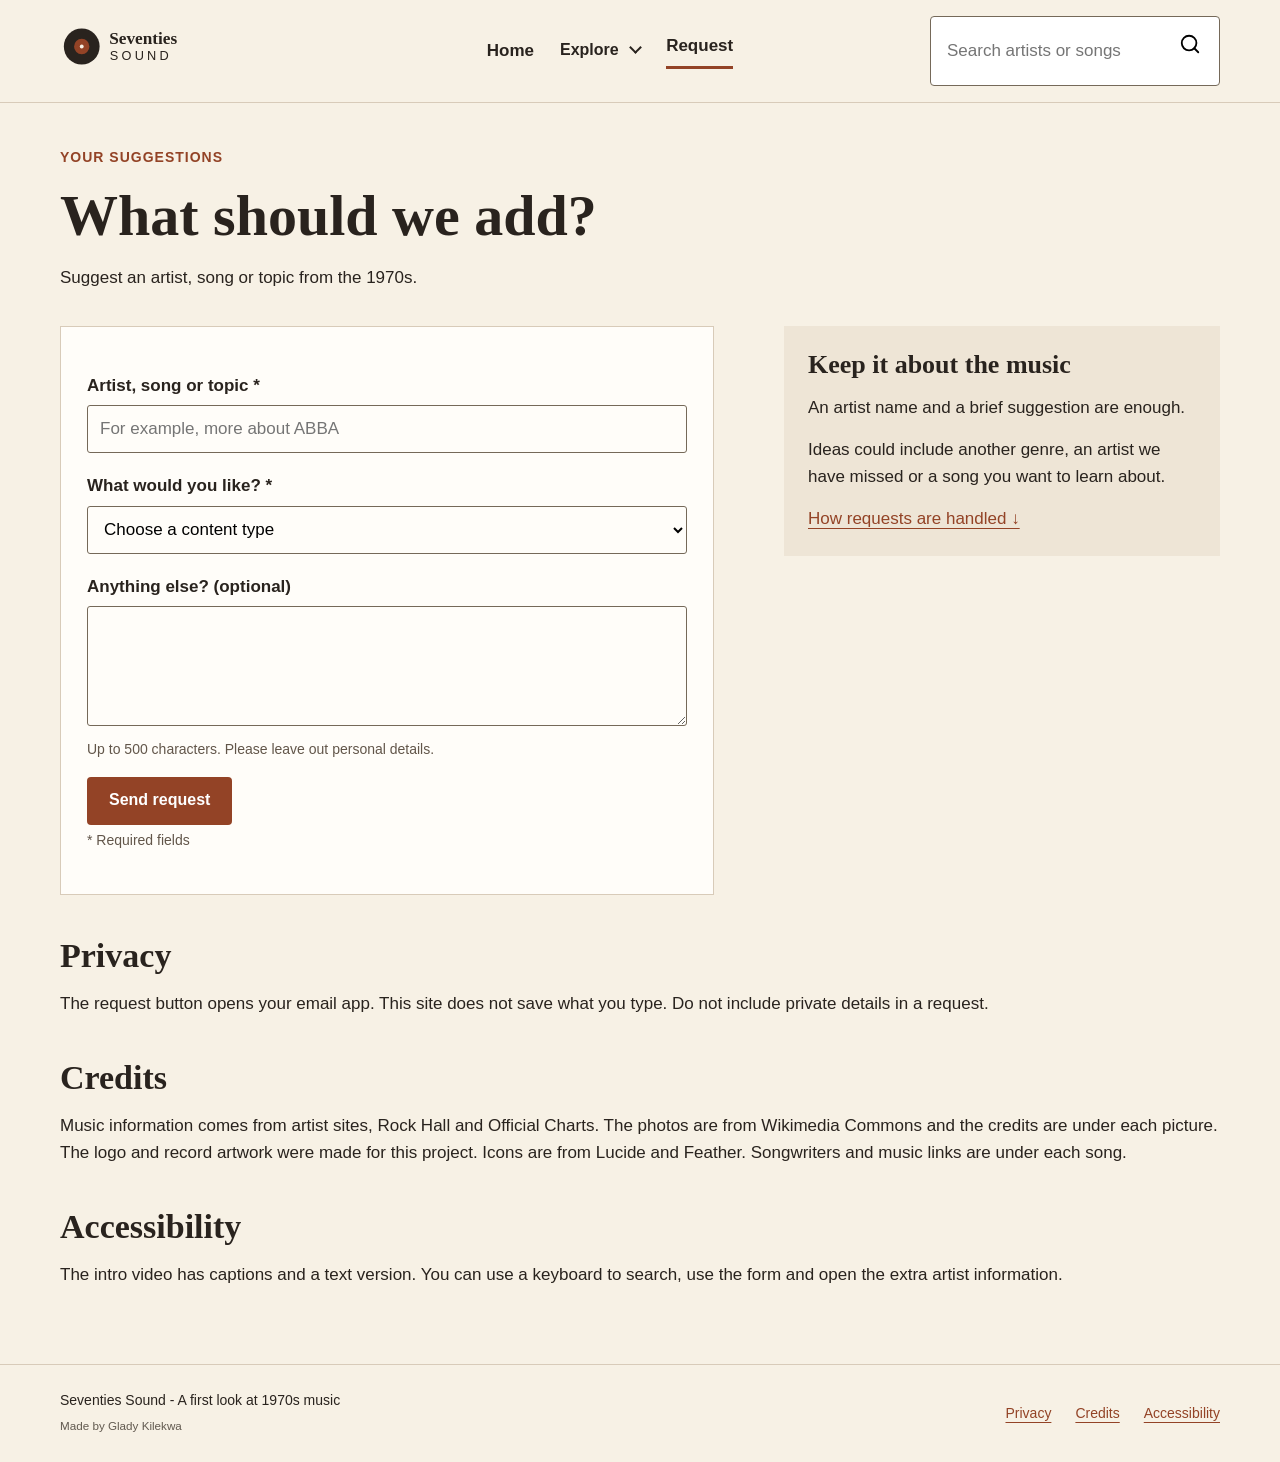
<file: website-design/website/request.html>
<!DOCTYPE html>
<html lang="en">
  <head>
    <meta charset="utf-8"/>
    <meta content="width=device-width, initial-scale=1" name="viewport"/>
    <meta content="noindex, nofollow, noarchive" name="robots"/>
    <title>
      Seventies Sound - Request design
    </title>
    <link href="style.css" rel="stylesheet"/>
    <script defer="" src="scripts/navigation.js">
    </script>
    <script defer="" src="scripts/request.js">
    </script>
  </head>
  <body class="">
    <header>
      <div class="bar">
        <a class="skip-link" href="#main-content">
          Skip to content
        </a>
        <a href="index.html">
          <img alt="Seventies Sound" class="logo" src="../assets/images/logo.svg"/>
        </a>
        <nav class="nav" id="site-nav">
          <a class="" href="index.html">
            Home
          </a>
          <div class="nav-dropdown">
            <button aria-controls="explore-menu" aria-expanded="false" class="explore-toggle" type="button">
              Explore
            </button>
            <div class="explore-menu" hidden="" id="explore-menu">
              <a href="explore.html">
                All music
              </a>
              <a href="explore.html#pop">
                Pop
              </a>
              <a href="explore.html#glam">
                Glam rock
              </a>
              <a href="explore.html#disco">
                Disco
              </a>
              <a href="explore.html#rock">
                Rock
              </a>
              <a href="explore.html#punk">
                Punk
              </a>
              <a href="explore.html#reggae">
                Reggae
              </a>
              <a href="explore.html#funk">
                Funk and soul
              </a>
            </div>
          </div>
          <a class="active" href="request.html">
            Request
          </a>
        </nav>
        <button aria-controls="site-nav" aria-expanded="false" class="mobile-menu" type="button">
          <img alt="" src="../assets/icons/menu.svg"/>
          Menu
        </button>
        <form action="explore.html" class="search" method="get" role="search">
          <input aria-label="Search artists or songs" name="q" placeholder="Search artists or songs" type="search"/>
          <button aria-label="Search" type="submit">
            <img alt="" src="../assets/icons/search.svg"/>
          </button>
        </form>
      </div>
    </header>
    <main id="main-content" tabindex="-1">
      <div class="intro">
        <p class="tag">
          YOUR SUGGESTIONS
        </p>
        <h1>
          What should we add?
        </h1>
        <p>
          Suggest an artist, song or topic from the 1970s.
        </p>
      </div>
      <div class="form-layout">
        <form class="form-panel" id="request-form">
          <label for="topic">
            Artist, song or topic *
          </label>
          <input id="topic" placeholder="For example, more about ABBA" required=""/>
          <label for="kind">
            What would you like? *
          </label>
          <select id="kind" required="">
            <option value="">
              Choose a content type
            </option>
            <option>
              Artist information
            </option>
            <option>
              Song suggestion
            </option>
            <option>
              Video
            </option>
          </select>
          <label for="reason">
            Anything else? (optional)
          </label>
          <textarea id="reason" maxlength="500"></textarea>
          <p class="help">
            Up to 500 characters. Please leave out personal details.
          </p>
          <a class="button" href="mailto:kilekwg25@foxford.coventry.sch.uk?cc=Kemi.Adeeko%40castlephoenixtrust.org.uk" id="email-request">
            Send request
          </a>
          <p class="help">
            * Required fields
          </p>
        </form>
        <aside class="aside">
          <h2>
            Keep it about the music
          </h2>
          <p>
            An artist name and a brief suggestion are enough.
          </p>
          <p>
            Ideas could include another genre, an artist we have missed or a song you want to learn about.
          </p>
          <a href="#privacy">
            How requests are handled ↓
          </a>
        </aside>
      </div>
      <section class="section" id="privacy">
        <h2>
          Privacy
        </h2>
        <p>
          The request button opens your email app. This site does not save what you type. Do not include private details in a request.
        </p>
      </section>
      <section class="section" id="credits">
        <h2>
          Credits
        </h2>
        <p>
          Music information comes from artist sites, Rock Hall and Official Charts. The photos are from Wikimedia Commons and the credits are under each picture. The logo and record artwork were made for this project. Icons are from Lucide and Feather. Songwriters and music links are under each song.
        </p>
      </section>
      <section class="section" id="accessibility">
        <h2>
          Accessibility
        </h2>
        <p>
          The intro video has captions and a text version. You can use a keyboard to search, use the form and open the extra artist information.
        </p>
      </section>
    </main>
    <footer>
      <span class="footer-title">
        Seventies Sound - A first look at 1970s music<br>
        <small>Made by Glady Kilekwa</small>
      </span>
      <nav aria-label="Footer links" class="footer-links">
        <a href="request.html#privacy">
          Privacy
        </a>
        <a aria-label="Credits (new tab)" href="request.html#credits" rel="noopener" target="_blank">
          Credits
        </a>
        <a href="request.html#accessibility">
          Accessibility
        </a>
      </nav>
    </footer>
  </body>
</html>
</file>
<file: website-design/website/style.css>
* {
    box-sizing: border-box
}

body {
    margin: 0;
    background: #f7f1e5;
    color: #29231e;
    font: 17px/1.55 Arial, sans-serif
}

h1,
h2,
h3,
p {
    margin: 0 0 16px
}

h1,
h2 {
    font-family: Georgia, serif;
    line-height: 1.12
}

h1 {
    font-size: 58px;
    max-width: 650px
}

h2 {
    font-size: 34px
}

h3 {
    font-size: 23px
}

a {
    color: #934326;
    text-underline-offset: 4px
}

.skip-link {
    position: absolute;
    left: 12px;
    top: -60px;
    z-index: 10;
    background: #29231e;
    color: #fff;
    padding: 10px 14px;
    border-radius: 4px
}

.skip-link:focus {
    top: 12px
}

a:focus-visible,
button:focus-visible,
input:focus-visible,
select:focus-visible,
textarea:focus-visible,
summary:focus-visible {
    outline: 3px solid #934326;
    outline-offset: 3px
}

header {
    border-bottom: 1px solid #d8cbb9;
    background: #f7f1e5
}

.bar {
    max-width: 1160px;
    margin: auto;
    min-height: 100px;
    display: flex;
    align-items: center;
    justify-content: space-between;
    gap: 32px;
    padding: 16px 0
}

.logo {
    width: 230px
}

.nav {
    display: flex;
    gap: 26px;
    align-items: center
}

.nav a {
    text-decoration: none;
    color: #29231e;
    font-weight: bold
}

.nav-dropdown {
    position: relative
}

.explore-toggle {
    min-height: auto;
    padding: 0 0 7px;
    color: #29231e;
    background: transparent;
    border-radius: 0
}

.explore-toggle::after {
    content: "";
    display: inline-block;
    width: 7px;
    height: 7px;
    margin: 0 0 3px 8px;
    border-right: 2px solid currentColor;
    border-bottom: 2px solid currentColor;
    transform: rotate(45deg);
    transition: transform .15s ease
}

.explore-toggle[aria-expanded="true"]::after {
    transform: rotate(225deg)
}

.explore-toggle.active {
    border-bottom: 3px solid #934326
}

.explore-menu {
    position: absolute;
    z-index: 5;
    top: calc(100% + 10px);
    left: -16px;
    width: 170px;
    padding: 8px;
    background: #fffdf9;
    border: 1px solid #756959;
    border-radius: 4px;
    box-shadow: 0 8px 20px rgb(41 35 30 / 18%)
}

.explore-menu a {
    display: block;
    padding: 8px;
    border-radius: 3px
}

.explore-menu a:hover,
.explore-menu a:focus-visible {
    background: #eee5d6
}

.nav .active {
    border-bottom: 3px solid #934326;
    padding-bottom: 7px
}

.search {
    display: flex;
    align-items: center;
    gap: 10px;
    border: 1px solid #756959;
    padding: 10px 12px;
    border-radius: 4px;
    background: white;
    min-height: 46px
}

.search img,
.mobile-menu img {
    width: 22px
}

.search span {
    color: #62564a;
    font-size: 15px
}

.mobile-menu {
    display: none
}

main {
    max-width: 1160px;
    margin: auto;
    padding: 44px 0 60px
}

.hero {
    display: grid;
    grid-template-columns: 1.1fr 1fr;
    gap: 55px;
    align-items: center;
    margin-bottom: 52px
}

.hero img {
    width: 100%;
    border-radius: 6px;
    transform: rotate(-4deg)
}

.tag {
    font-size: 14px;
    font-weight: bold;
    letter-spacing: 1px;
    color: #934326;
    margin-bottom: 15px
}

.button,
button {
    display: inline-block;
    background: #934326;
    color: white;
    border: 0;
    border-radius: 4px;
    font: 700 16px Arial;
    padding: 14px 22px;
    min-height: 48px;
    text-decoration: none
}

.secondary {
    background: transparent;
    color: #29231e;
    border: 1px solid #756959
}

.hero p {
    max-width: 490px
}

.row {
    display: flex;
    align-items: center;
    justify-content: space-between;
    gap: 20px
}

.grid {
    display: grid;
    grid-template-columns: repeat(3, 1fr);
    gap: 24px;
    margin: 24px 0 44px
}

.card {
    background: #fffdf9;
    border: 1px solid #d8cbb9;
    border-radius: 5px;
    overflow: hidden
}

.card>img {
    width: 100%;
    display: block
}

.card .body {
    padding: 22px
}

.card p {
    font-size: 16px
}

.card h3 {
    margin-bottom: 8px
}

.split {
    display: grid;
    grid-template-columns: 1fr 1fr;
    gap: 40px;
    margin-top: 30px
}

.timeline {
    padding: 10px 0;
    border-bottom: 1px solid #d8cbb9;
    display: flex;
    gap: 25px
}

.timeline strong {
    color: #934326
}

.player {
    width: 100%;
    border-radius: 4px;
    background: #29231e
}

.small {
    font-size: 14px
}

.note {
    padding: 15px;
    background: #eee5d6;
    border-left: 3px solid #934326;
    margin: 20px 0
}

.filters {
    display: flex;
    gap: 12px;
    margin: 20px 0 28px;
    flex-wrap: wrap
}

.chip {
    border: 1px solid #756959;
    background: transparent;
    color: #29231e;
    border-radius: 25px;
    padding: 9px 20px
}

.chip.selected {
    background: #345b50;
    color: white;
    border-color: #345b50
}

.artist {
    display: grid;
    grid-template-columns: 300px 1fr;
    gap: 32px;
    padding: 28px 0;
    border-top: 1px solid #d8cbb9
}

.artist img {
    width: 100%;
    border-radius: 4px
}

.artist h2 {
    font-size: 31px;
    margin-bottom: 8px
}

.artist .tag {
    margin-bottom: 4px
}

details {
    border-top: 1px solid #d8cbb9;
    border-bottom: 1px solid #d8cbb9;
    padding: 12px 0;
    margin: 16px 0
}

summary {
    font-weight: bold;
    cursor: pointer
}

.artist .links {
    display: flex;
    gap: 24px;
    font-size: 15px;
    flex-wrap: wrap
}

.form-layout {
    display: grid;
    grid-template-columns: 1.5fr 1fr;
    gap: 70px;
    margin-top: 35px
}

label {
    display: block;
    font-weight: bold;
    margin: 20px 0 6px
}

input,
select,
textarea {
    width: 100%;
    padding: 12px;
    border: 1px solid #756959;
    border-radius: 3px;
    font: 17px Arial;
    background: #fffdf9;
    min-height: 48px
}

textarea {
    height: 120px;
    resize: vertical;
}

.help {
    font-size: 14px;
    color: #62564a;
    margin-top: 5px
}

.form-panel {
    padding: 26px;
    background: #fffdf9;
    border: 1px solid #d8cbb9
}

.aside {
    padding: 24px;
    background: #eee5d6;
    align-self: start
}

.aside h2 {
    font-size: 26px
}

footer {
    border-top: 1px solid #d8cbb9;
    padding: 25px max(calc((100vw - 1160px)/2), 24px);
    display: flex;
    justify-content: space-between;
    gap: 22px;
    font-size: 14px
}

.footer-title small {
    color: #625a50;
    display: inline-block;
    margin-top: 5px
}

.footer-links {
    align-items: center;
    display: flex;
    flex-wrap: wrap;
    gap: 10px 24px;
    justify-content: flex-end
}

.footer-links a {
    padding: 4px 0
}

.intro {
    max-width: 730px
}

.section {
    margin-top: 42px
}

.draft .hero {
    min-height: 600px
}

.draft h1 {
    font-size: 76px
}

.draft .hero img {
    transform: rotate(-7deg)
}

.error {
    border-color: #a32620
}

.message {
    padding: 14px;
    border-left: 4px solid #a32620;
    background: #ffebe8
}

.success {
    border-color: #345b50;
    background: #e5eee9
}

.state {
    background: #fffdf9;
    border: 1px solid #d8cbb9;
    padding: 24px;
    margin: 24px 0
}

.popup {
    max-width: 600px;
    border: 2px solid #29231e;
    padding: 22px;
    margin: auto
}

.popup img {
    width: 100%
}

.menu-state {
    display: flex;
    gap: 15px;
    flex-direction: column;
    max-width: 260px;
    padding: 20px;
    border: 1px solid #756959
}

.state h2 {
    font-size: 27px
}

@media(max-width:700px) {
    body {
        font-size: 16px
    }

    .bar {
        padding: 14px 20px;
        min-height: 78px;
        flex-wrap: wrap;
        gap: 14px
    }

    .logo {
        width: 185px
    }

    .nav {
        display: none
    }

    .nav.open {
        display: flex;
        flex-direction: column;
        width: 100%;
        order: 3;
        align-items: stretch;
        gap: 16px;
        padding-top: 8px
    }

    .nav-dropdown {
        position: static;
        width: 100%
    }

    .nav > a,
    .nav .explore-toggle {
        display: block;
        width: 100%;
        padding: 10px 12px;
        text-align: left
    }

    .nav > a.active,
    .nav .explore-toggle.active {
        background: #eee5d6;
        border-bottom: 0;
        border-left: 4px solid #934326;
        border-radius: 3px;
        text-align: left
    }

    .explore-menu {
        position: static;
        left: auto;
        width: 100%;
        margin-top: 8px
    }

    .mobile-menu {
        display: flex;
        gap: 8px;
        align-items: center;
        background: none;
        color: #29231e;
        padding: 6px
    }

    .bar>.search {
        width: 100%;
        min-height: 46px
    }

    main {
        padding: 28px 20px 40px
    }

    h1 {
        font-size: 38px
    }

    h2 {
        font-size: 28px
    }

    .hero {
        grid-template-columns: 1fr;
        gap: 22px;
        margin-bottom: 38px
    }

    .hero img {
        max-width: 330px;
        margin: auto;
        transform: none
    }

    .grid,
    .split,
    .form-layout {
        grid-template-columns: 1fr;
        gap: 22px
    }

    .card .body {
        padding: 19px
    }

    .row {
        align-items: start
    }

    .row>a {
        white-space: nowrap
    }

    .artist {
        grid-template-columns: 1fr;
        gap: 20px
    }

    .artist img {
        max-height: 230px;
        object-fit: cover
    }

    .form-layout {
        margin-top: 20px
    }

    .form-panel {
        padding: 18px
    }

    .aside {
        padding: 20px
    }

    footer {
        flex-direction: column;
        padding: 24px 20px;
        gap: 14px
    }

    .footer-links {
        gap: 8px 22px;
        justify-content: flex-start
    }

    .draft h1 {
        font-size: 52px
    }

    .draft .hero {
        min-height: 900px
    }

    .draft .hero img {
        transform: none
    }

    .draft .hero {
        gap: 35px
    }

    .filters {
        gap: 8px
    }

    .chip {
        padding: 9px 14px
    }
}

.image-dialog {
    border: 0;
    border-radius: 6px;
    padding: 20px;
    width: min(900px, 92vw);
    max-height: 90vh;
    overflow: auto;
    background: #f7f1e5;
    color: #29231e;
}

.image-dialog::backdrop {
    background: rgb(0 0 0 / 75%);
}

.image-dialog .dialog-header {
    display: flex;
    justify-content: space-between;
    gap: 16px;
    align-items: center;
    margin-bottom: 16px;
}

.image-dialog h2 {
    margin: 0;
    font-size: 24px;
}

.image-dialog figure {
    margin: 0;
}

.image-dialog img {
    display: block;
    width: 100%;
    max-height: 65vh;
    object-fit: contain;
}

.image-dialog figcaption {
    margin-top: 12px;
    font-size: 14px;
}

.image-dialog button:focus-visible,
.enlarge-image:focus-visible {
    outline: 2px solid #934326;
    outline-offset: 3px;
}

.artist.classic-track {
    grid-template-columns: minmax(0, 260px) minmax(0, 1fr);
    gap: 32px;
}

.classic-track h3 {
    margin-top: 24px;
}

.classic-track .button {
    display: inline-block;
}

@media (max-width: 650px) {
    .artist.classic-track {
        grid-template-columns: minmax(0, 1fr);
        gap: 16px;
    }

    .artist.classic-track .photo img {
        max-width: 100%;
        max-height: 260px;
    }
}

.youtube-player iframe {
    display: block;
    width: 100%;
    aspect-ratio: 16 / 9;
    border: 0;
}

.chip:focus-visible,
.load-video:focus-visible {
    outline: 2px solid #934326;
    outline-offset: 3px;
}

.photo {
    margin: 0;
    min-width: 0;
}

.photo figcaption {
    font-size: 13px;
    line-height: 1.5;
    padding: 8px 0;
}

.card .photo {
    padding: 12px 12px 0;
}

.card .photo img {
    width: 100%;
    height: 220px;
    object-fit: contain;
    background: #29231e;
}

.artist .photo img {
    width: 100%;
    height: auto;
    max-height: 340px;
    object-fit: contain;
}

.music-sample .photo img {
    width: 100%;
    height: auto;
}

[hidden] {
    display: none !important;
}

.search input {
    min-width: 0;
    width: 100%;
    padding: 4px;
    margin: 0;
    border: 0;
    background: transparent;
    font: inherit;
}

.search button {
    display: flex;
    padding: 6px;
    border: 0;
    background: transparent;
    cursor: pointer;
}

.search input:focus-visible,
.search button:focus-visible {
    outline: 2px solid #934326;
    outline-offset: 2px;
}

#search-results {
    margin-bottom: 28px;
}

.music-sample {
    display: grid;
    grid-template-columns: minmax(0, 200px) minmax(0, 1fr);
    gap: 24px;
    margin: 32px 0;
    align-items: center;
}

.music-sample img {
    width: 100%;
}

.music-sample audio {
    width: 100%;
    max-width: 520px;
}

@media (max-width: 650px) {
    .music-sample {
        grid-template-columns: minmax(0, 1fr);
    }

    .music-sample img {
        max-width: 200px;
    }
}
</file>
